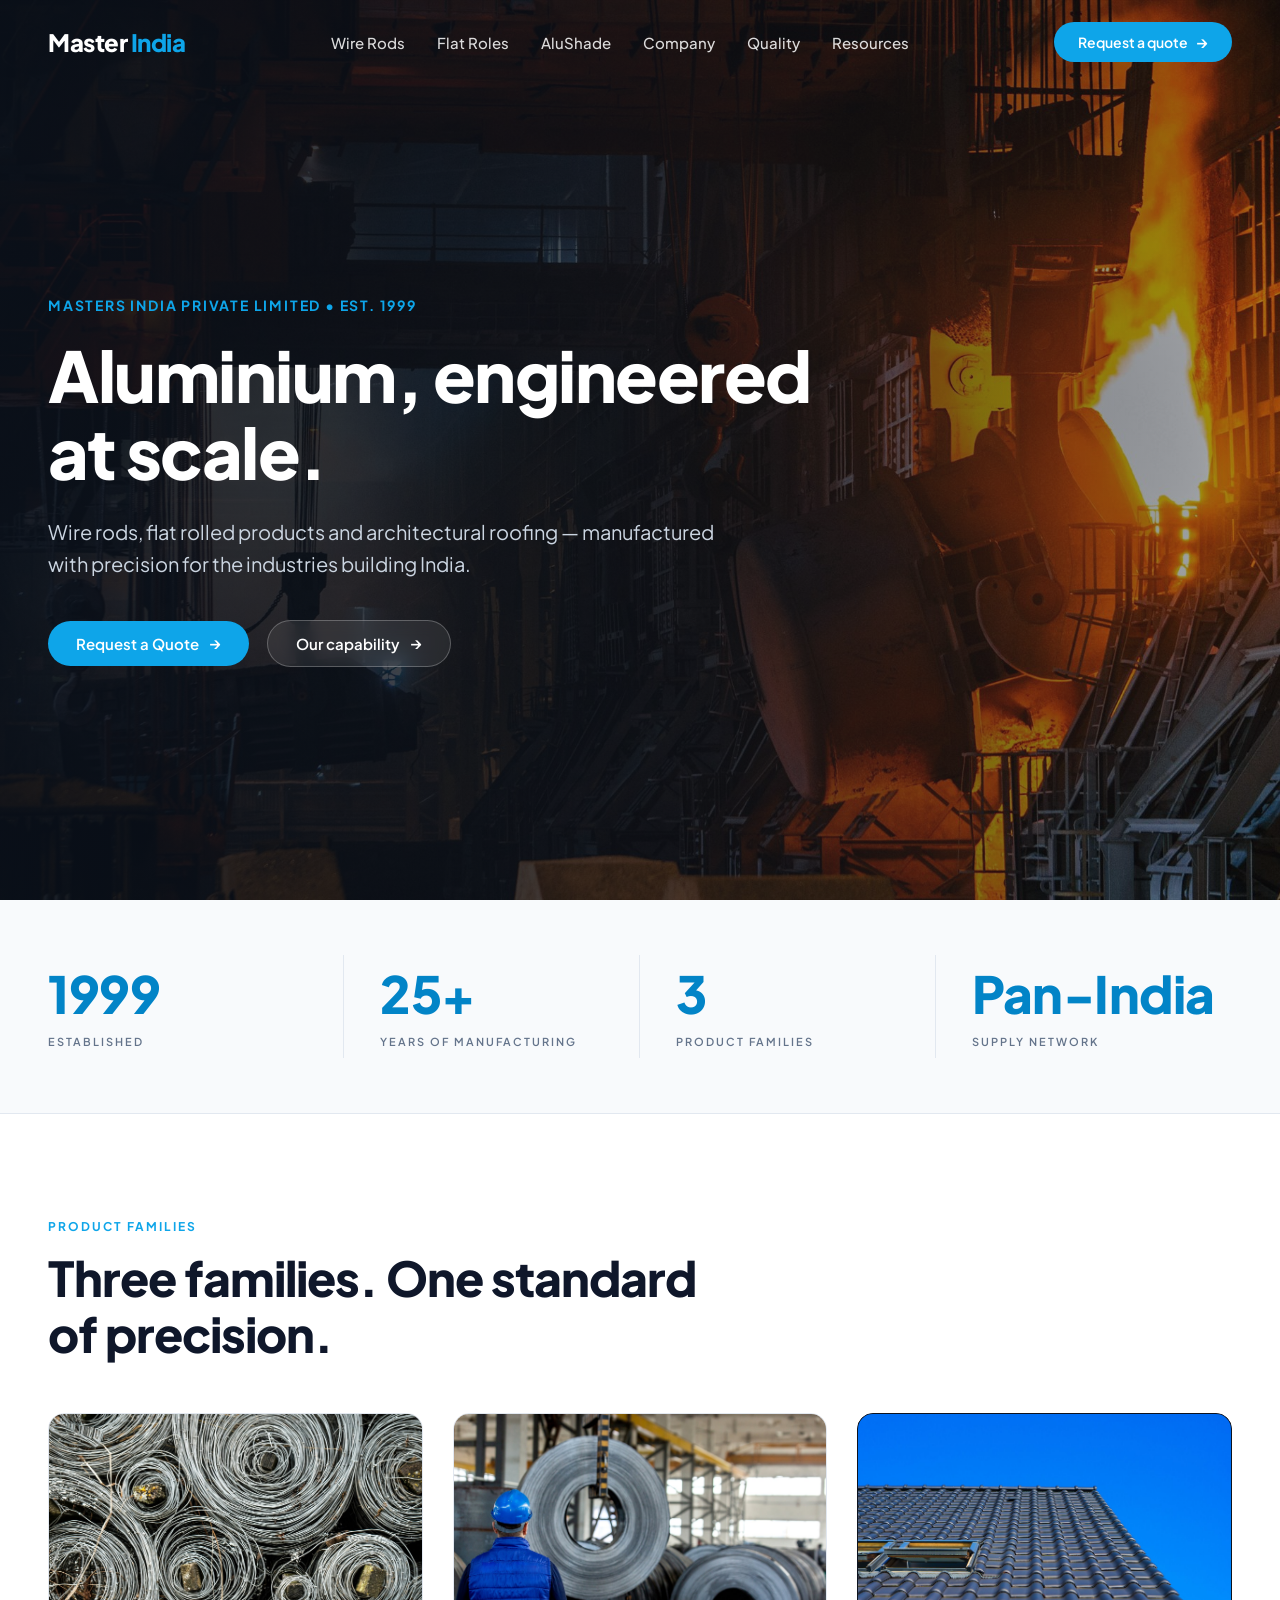
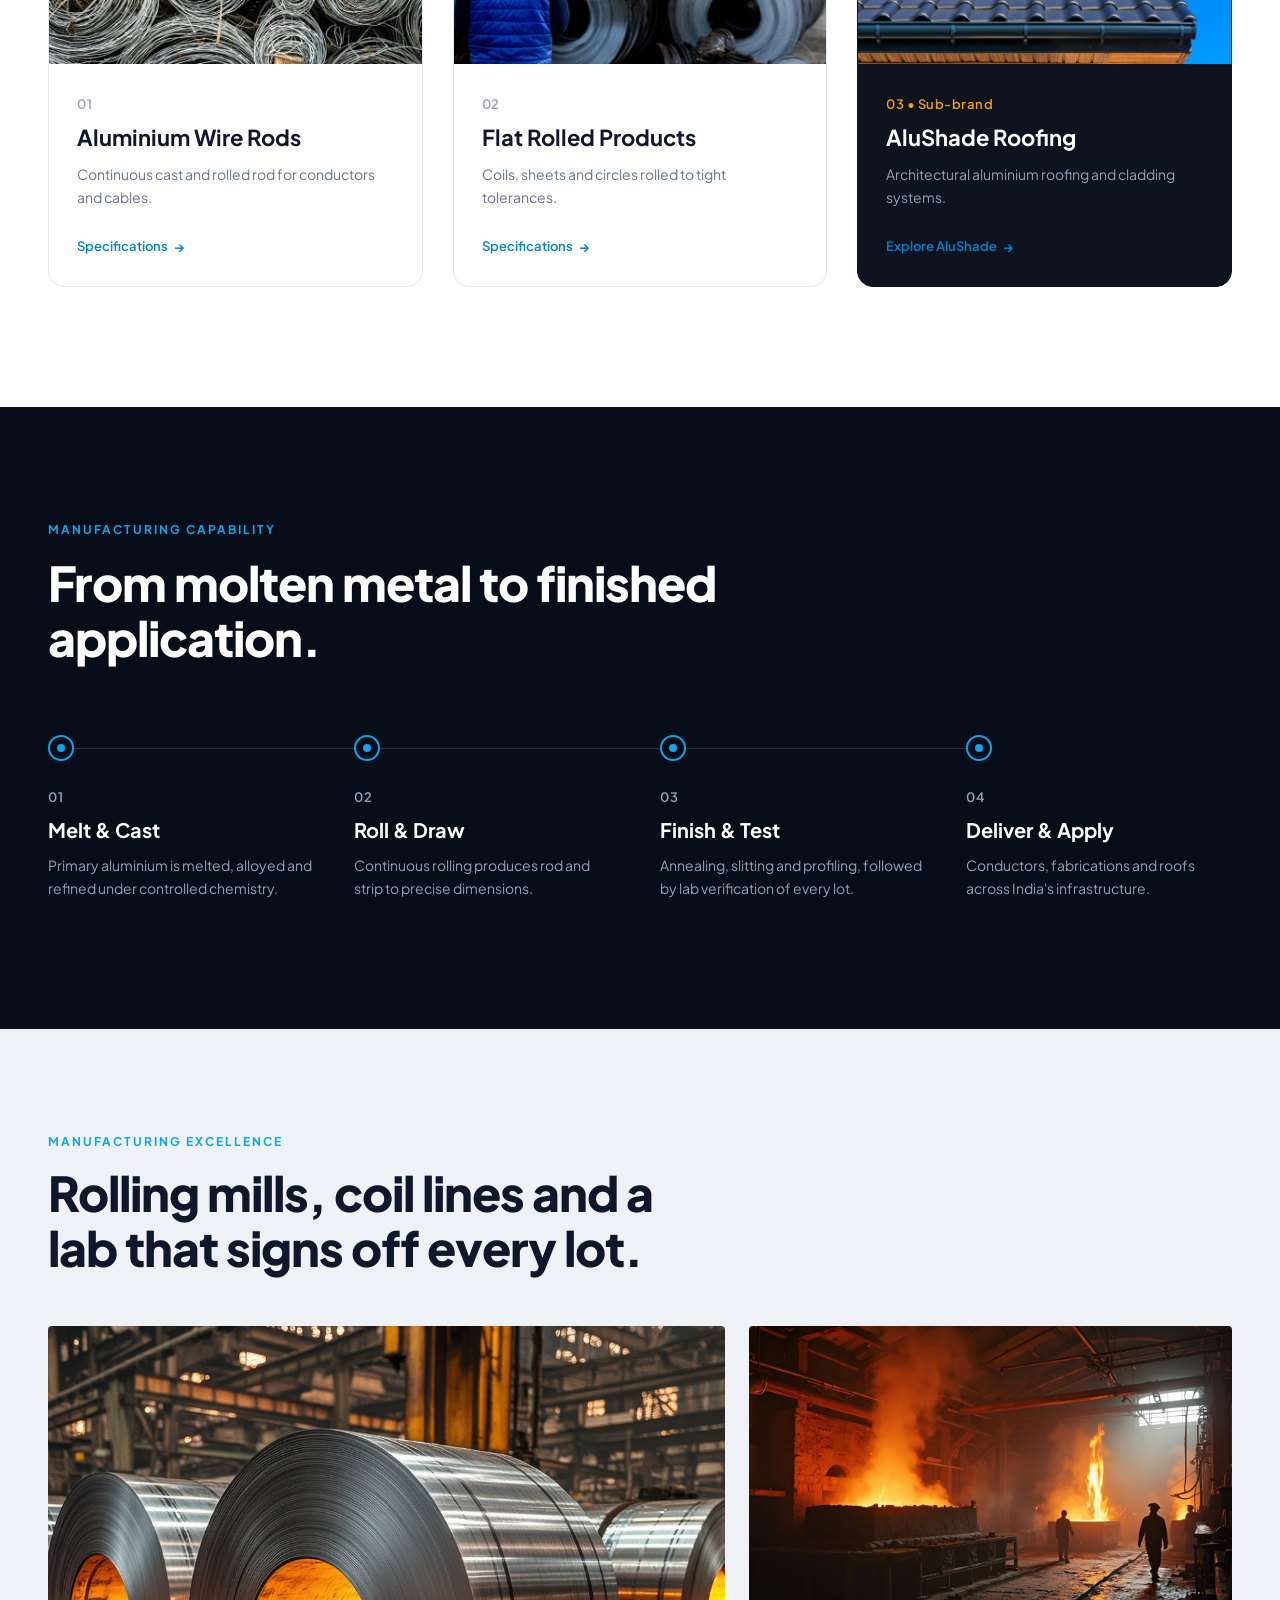
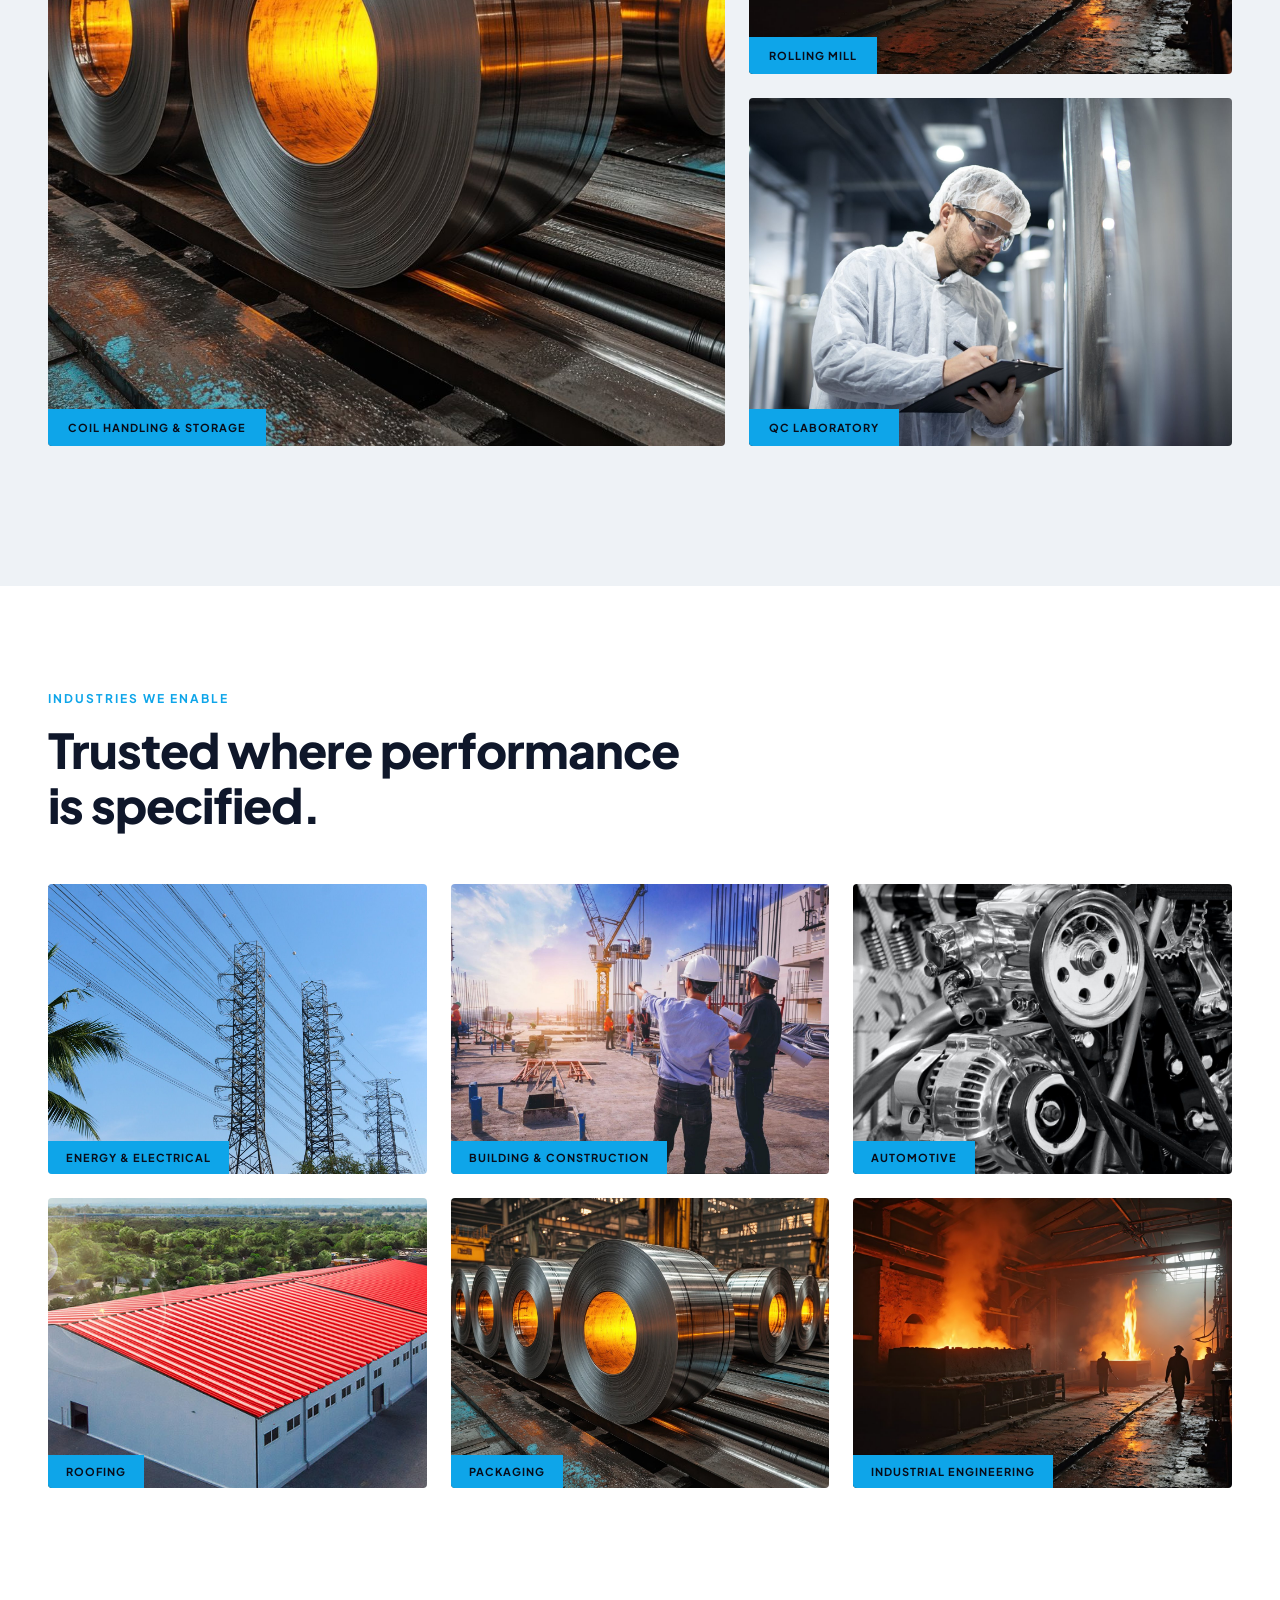
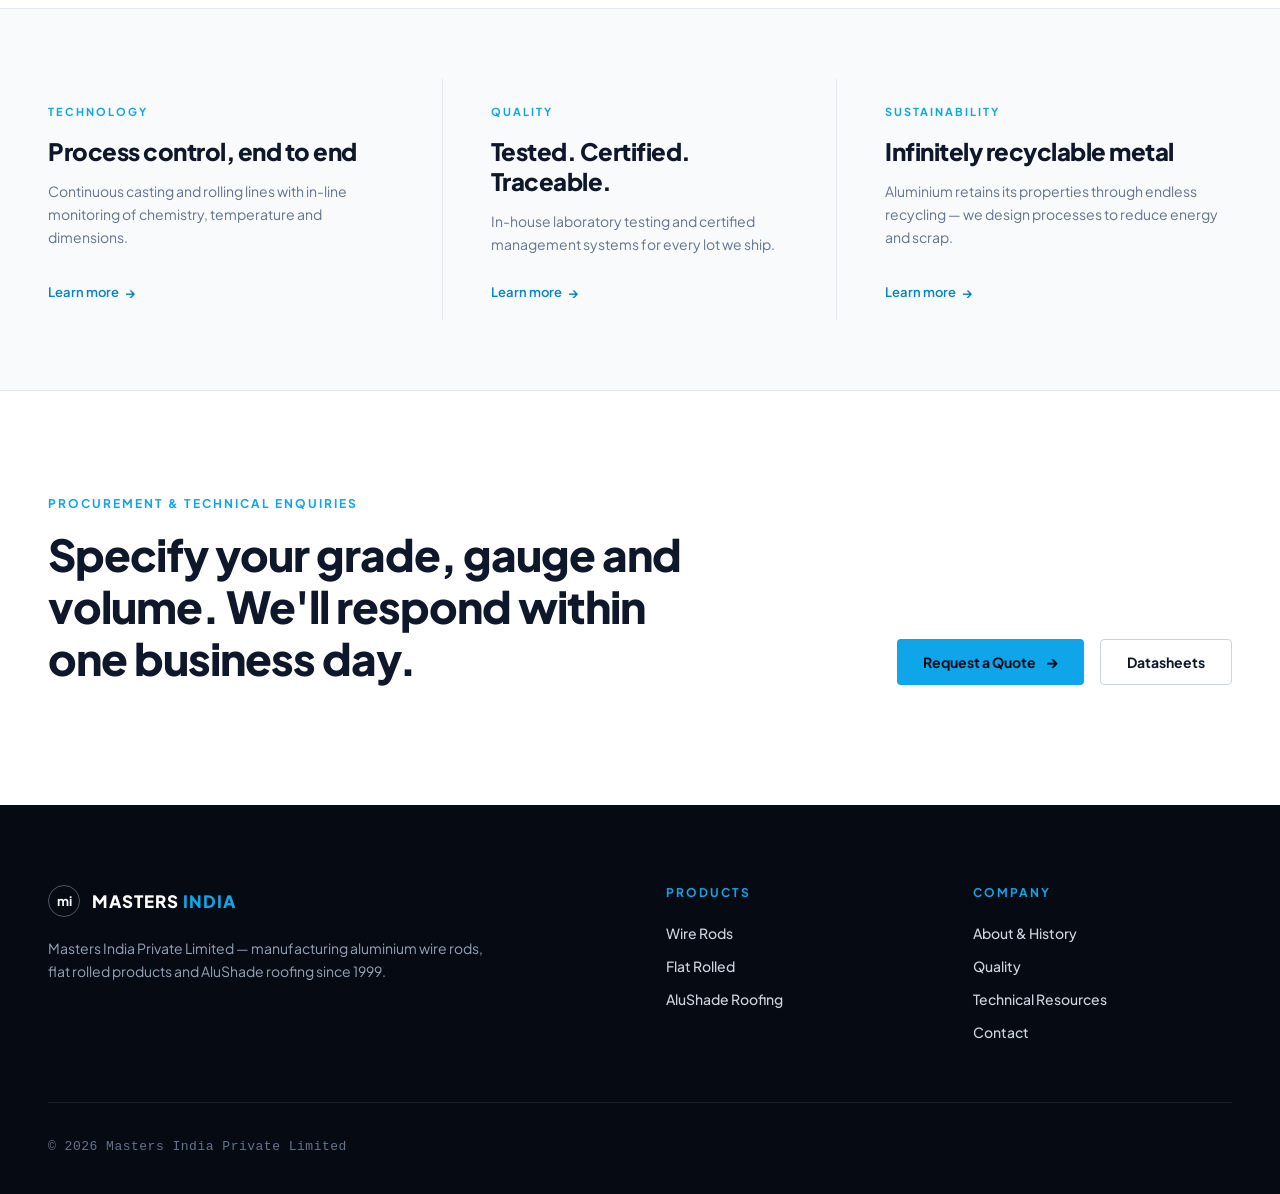
<file: index.html>
<!DOCTYPE html>
<html lang="en">
<head>
    <meta charset="UTF-8">
    <meta name="viewport" content="width=device-width, initial-scale=1.0">
    <title>Master India | Aluminium Manufacturing Excellence</title>
    <!-- Google Font -->
    <link rel="preconnect" href="https://fonts.googleapis.com">
    <link rel="preconnect" href="https://fonts.gstatic.com" crossorigin>
    <link href="https://fonts.googleapis.com/css2?family=Plus+Jakarta+Sans:wght@400;500;600;700;800&display=swap" rel="stylesheet">
    <!-- Smooth Scroll CSS -->
    <link rel="stylesheet" href="lenis.css">
    <!-- Link to CSS file -->
    <link rel="stylesheet" href="riyotask.css">
</head>
<body>

    <!-- Locomotive Scroll Container -->
    <div data-scroll-container id="main-container">

        <!-- Hero Section with Transparent Navbar -->
        <section class="hero-section" id="hero" data-scroll-section>
            <!-- Main Navigation Bar -->
            <header class="navbar">
                <div class="nav-container">
                    <!-- Left Side Logo -->
                    <a href="#" class="nav-logo">
                        Master <span class="logo-highlight">India</span>
                    </a>

                    <!-- 6 Navigation Menu Items -->
                    <ul class="nav-menu">
                        <li class="nav-item"><a href="#wire-rods" class="nav-link">Wire Rods</a></li>
                        <li class="nav-item"><a href="#flat-roles" class="nav-link">Flat Roles</a></li>
                        <li class="nav-item"><a href="#alushade" class="nav-link">AluShade</a></li>
                        <li class="nav-item"><a href="#company" class="nav-link">Company</a></li>
                        <li class="nav-item"><a href="#quality" class="nav-link">Quality</a></li>
                        <li class="nav-item"><a href="#resources" class="nav-link">Resources</a></li>
                    </ul>

                    <!-- Right Side Quote Button & Mobile Menu Toggle -->
                    <div class="nav-action">
                        <a href="#enquiries" class="quote-btn">
                            <span class="btn-text">Request a quote</span>
                            <span class="btn-arrow">&rarr;</span>
                        </a>
                        <button class="mobile-toggle-btn" id="mobileToggle" aria-label="Toggle navigation menu" type="button">
                            <span class="hamburger-bar"></span>
                            <span class="hamburger-bar"></span>
                            <span class="hamburger-bar"></span>
                        </button>
                    </div>
                </div>

                <!-- Mobile Navigation Dropdown/Drawer -->
                <div class="mobile-nav-menu" id="mobileNavMenu">
                    <ul class="mobile-nav-list">
                        <li><a href="#wire-rods" class="mobile-nav-item">Wire Rods</a></li>
                        <li><a href="#flat-roles" class="mobile-nav-item">Flat Roles</a></li>
                        <li><a href="#alushade" class="mobile-nav-item">AluShade</a></li>
                        <li><a href="#hero" class="mobile-nav-item">Company</a></li>
                        <li><a href="#technology-quality" class="mobile-nav-item">Quality</a></li>
                        <li><a href="#capability" class="mobile-nav-item">Resources</a></li>
                    </ul>
                    <div class="mobile-nav-footer">
                        <a href="#enquiries" class="mobile-quote-btn">
                            <span class="btn-text">Request a quote</span>
                            <span class="btn-arrow">&rarr;</span>
                        </a>
                    </div>
                </div>
            </header>

            <div class="hero-container">
                <div class="hero-content">
                    <span class="hero-tagline">Masters India Private Limited &bull; Est. 1999</span>
                    <h1 class="hero-title">Aluminium, engineered<br>at scale.</h1>
                    <p class="hero-description">
                        Wire rods, flat rolled products and architectural roofing &mdash; manufactured with precision for the industries building India.
                    </p>
                    <div class="hero-buttons">
                        <a href="#enquiries" class="hero-btn-primary">
                            <span class="btn-text">Request a Quote</span>
                            <span class="btn-arrow">&rarr;</span>
                        </a>
                        <a href="#capability" class="hero-btn-secondary">
                            <span class="btn-text">Our capability</span>
                            <span class="btn-arrow">&rarr;</span>
                        </a>
                    </div>
                </div>
            </div>
        </section>

        <!-- Stats / Highlights Section -->
        <section class="stats-section" id="stats" data-scroll-section>
            <div class="stats-container">
                <div class="stat-item">
                    <h3 class="stat-number">1999</h3>
                    <p class="stat-label">ESTABLISHED</p>
                </div>
                <div class="stat-item">
                    <h3 class="stat-number">25+</h3>
                    <p class="stat-label">YEARS OF MANUFACTURING</p>
                </div>
                <div class="stat-item">
                    <h3 class="stat-number">3</h3>
                    <p class="stat-label">PRODUCT FAMILIES</p>
                </div>
                <div class="stat-item">
                    <h3 class="stat-number">Pan-India</h3>
                    <p class="stat-label">SUPPLY NETWORK</p>
                </div>
            </div>
        </section>

        <!-- Product Families Section -->
        <section class="products-section" id="product-families" data-scroll-section>
            <div class="products-container">
                <!-- Section Header -->
                <div class="products-header">
                    <span class="products-tagline">PRODUCT FAMILIES</span>
                    <h2 class="products-title">Three families. One standard<br>of precision.</h2>
                </div>

                <!-- Products 3-Card Grid -->
                <div class="products-grid">
                    <!-- Card 1: Aluminium Wire Rods -->
                    <div class="product-card" id="wire-rods">
                        <div class="product-image-box">
                            <img src="wire%20rods.jpg" alt="Aluminium Wire Rods" class="product-image" loading="lazy" decoding="async">
                        </div>
                        <div class="product-body">
                            <span class="product-number">01</span>
                            <h3 class="product-heading">Aluminium Wire Rods</h3>
                            <p class="product-desc">Continuous cast and rolled rod for conductors and cables.</p>
                            <a href="#enquiries" class="product-link">
                                <span>Specifications</span>
                                <span class="product-arrow">&rarr;</span>
                            </a>
                        </div>
                    </div>

                    <!-- Card 2: Flat Rolled Products -->
                    <div class="product-card" id="flat-roles">
                        <div class="product-image-box">
                            <img src="flatrollproduct.jpg" alt="Flat Rolled Products" class="product-image" loading="lazy" decoding="async">
                        </div>
                        <div class="product-body">
                            <span class="product-number">02</span>
                            <h3 class="product-heading">Flat Rolled Products</h3>
                            <p class="product-desc">Coils, sheets and circles rolled to tight tolerances.</p>
                            <a href="#enquiries" class="product-link">
                                <span>Specifications</span>
                                <span class="product-arrow">&rarr;</span>
                            </a>
                        </div>
                    </div>

                    <!-- Card 3: AluShade Roofing (Dark Theme Card) -->
                    <div class="product-card product-card-dark" id="alushade">
                        <div class="product-image-box">
                            <img src="alushaderoofing.jpg" alt="AluShade Roofing" class="product-image" loading="lazy" decoding="async">
                        </div>
                        <div class="product-body">
                            <span class="product-number product-badge-amber">03 &bull; Sub-brand</span>
                            <h3 class="product-heading">AluShade Roofing</h3>
                            <p class="product-desc">Architectural aluminium roofing and cladding systems.</p>
                            <a href="#enquiries" class="product-link product-link-amber">
                                <span>Explore AluShade</span>
                                <span class="product-arrow">&rarr;</span>
                            </a>
                        </div>
                    </div>
                </div>
            </div>
        </section>

        <!-- Manufacturing Capability Section -->
        <section class="capability-section" id="capability" data-scroll-section>
            <div class="capability-container">
                <!-- Section Header -->
                <div class="capability-header">
                    <span class="capability-tagline">MANUFACTURING CAPABILITY</span>
                    <h2 class="capability-title">From molten metal to finished<br>application.</h2>
                </div>

                <!-- Process Steps Timeline -->
                <div class="capability-timeline">
                    <!-- Step 1 -->
                    <div class="step-item">
                        <div class="step-node">
                            <span class="step-dot"></span>
                        </div>
                        <span class="step-number">01</span>
                        <h3 class="step-title">Melt &amp; Cast</h3>
                        <p class="step-desc">Primary aluminium is melted, alloyed and refined under controlled chemistry.</p>
                    </div>

                    <!-- Step 2 -->
                    <div class="step-item">
                        <div class="step-node">
                            <span class="step-dot"></span>
                        </div>
                        <span class="step-number">02</span>
                        <h3 class="step-title">Roll &amp; Draw</h3>
                        <p class="step-desc">Continuous rolling produces rod and strip to precise dimensions.</p>
                    </div>

                    <!-- Step 3 -->
                    <div class="step-item">
                        <div class="step-node">
                            <span class="step-dot"></span>
                        </div>
                        <span class="step-number">03</span>
                        <h3 class="step-title">Finish &amp; Test</h3>
                        <p class="step-desc">Annealing, slitting and profiling, followed by lab verification of every lot.</p>
                    </div>

                    <!-- Step 4 -->
                    <div class="step-item">
                        <div class="step-node">
                            <span class="step-dot"></span>
                        </div>
                        <span class="step-number">04</span>
                        <h3 class="step-title">Deliver &amp; Apply</h3>
                        <p class="step-desc">Conductors, fabrications and roofs across India's infrastructure.</p>
                    </div>
                </div>
            </div>
        </section>

        <!-- Manufacturing Excellence Section -->
        <section class="excellence-section" id="excellence" data-scroll-section>
            <div class="excellence-container">
                <!-- Section Header -->
                <div class="excellence-header">
                    <span class="excellence-tagline">MANUFACTURING EXCELLENCE</span>
                    <h2 class="excellence-title">Rolling mills, coil lines and a<br>lab that signs off every lot.</h2>
                </div>

                <!-- 2-Column Gallery Grid -->
                <div class="excellence-grid">
                    <!-- Left Large Image: Coil Handling & Storage -->
                    <div class="excellence-card excellence-card-large">
                        <img src="steelstorage.jpeg" alt="Coil Handling and Storage" class="excellence-image" width="1600" height="1067">
                        <span class="excellence-badge">COIL HANDLING &amp; STORAGE</span>
                    </div>

                    <!-- Right Column: 2 Stacked Images -->
                    <div class="excellence-side">
                        <!-- Top Image: Rolling Mill -->
                        <div class="excellence-card">
                            <img src="rollingmill.jpg" alt="Rolling Mill" class="excellence-image" width="1600" height="914">
                            <span class="excellence-badge">ROLLING MILL</span>
                        </div>

                        <!-- Bottom Image: QC Laboratory -->
                        <div class="excellence-card">
                            <img src="QClab.jpg" alt="QC Laboratory" class="excellence-image" width="1600" height="1068">
                            <span class="excellence-badge">QC LABORATORY</span>
                        </div>
                    </div>
                </div>
            </div>
        </section>

        <!-- Industries We Enable Section -->
        <section class="industries-section" id="industries" data-scroll-section>
            <div class="industries-container">
                <!-- Section Header -->
                <div class="industries-header">
                    <span class="industries-tagline">INDUSTRIES WE ENABLE</span>
                    <h2 class="industries-title">Trusted where performance<br>is specified.</h2>
                </div>

                <!-- 6-Card Image Grid (3x2) -->
                <div class="industries-grid">
                    <!-- Card 1: Energy & Electrical -->
                    <div class="industry-card">
                        <img src="eneryandelectrical.jpg" alt="Energy & Electrical" class="industry-image" loading="lazy" decoding="async">
                        <span class="industry-badge">ENERGY &amp; ELECTRICAL</span>
                    </div>

                    <!-- Card 2: Building & Construction -->
                    <div class="industry-card">
                        <img src="building%20and%20construction.jpg" alt="Building & Construction" class="industry-image" loading="lazy" decoding="async">
                        <span class="industry-badge">BUILDING &amp; CONSTRUCTION</span>
                    </div>

                    <!-- Card 3: Automotive -->
                    <div class="industry-card">
                        <img src="automotive.jpeg" alt="Automotive" class="industry-image" loading="lazy" decoding="async">
                        <span class="industry-badge">AUTOMOTIVE</span>
                    </div>

                    <!-- Card 4: Roofing -->
                    <div class="industry-card">
                        <img src="roofing.jpg" alt="Roofing" class="industry-image" loading="lazy" decoding="async">
                        <span class="industry-badge">ROOFING</span>
                    </div>

                    <!-- Card 5: Packaging -->
                    <div class="industry-card">
                        <img src="steelstorage.jpeg" alt="Packaging" class="industry-image" loading="lazy" decoding="async">
                        <span class="industry-badge">PACKAGING</span>
                    </div>

                    <!-- Card 6: Industrial Engineering -->
                    <div class="industry-card">
                        <img src="rollingmill.jpg" alt="Industrial Engineering" class="industry-image" loading="lazy" decoding="async">
                        <span class="industry-badge">INDUSTRIAL ENGINEERING</span>
                    </div>
                </div>
            </div>
        </section>

        <!-- Pillars / Value Proposition Section -->
        <section class="pillars-section" id="technology-quality" data-scroll-section>
            <div class="pillars-container">
                <div class="pillars-grid">
                    <!-- Pillar 1: Technology -->
                    <div class="pillar-item">
                        <div>
                            <span class="pillar-tagline">TECHNOLOGY</span>
                            <h3 class="pillar-heading">Process control, end to end</h3>
                            <p class="pillar-desc">Continuous casting and rolling lines with in-line monitoring of chemistry, temperature and dimensions.</p>
                        </div>
                        <a href="#enquiries" class="pillar-link">
                            <span>Learn more</span>
                            <span class="pillar-arrow">&rarr;</span>
                        </a>
                    </div>

                    <!-- Pillar 2: Quality -->
                    <div class="pillar-item">
                        <div>
                            <span class="pillar-tagline">QUALITY</span>
                            <h3 class="pillar-heading">Tested. Certified. Traceable.</h3>
                            <p class="pillar-desc">In-house laboratory testing and certified management systems for every lot we ship.</p>
                        </div>
                        <a href="#enquiries" class="pillar-link">
                            <span>Learn more</span>
                            <span class="pillar-arrow">&rarr;</span>
                        </a>
                    </div>

                    <!-- Pillar 3: Sustainability -->
                    <div class="pillar-item">
                        <div>
                            <span class="pillar-tagline">SUSTAINABILITY</span>
                            <h3 class="pillar-heading">Infinitely recyclable metal</h3>
                            <p class="pillar-desc">Aluminium retains its properties through endless recycling &mdash; we design processes to reduce energy and scrap.</p>
                        </div>
                        <a href="#enquiries" class="pillar-link">
                            <span>Learn more</span>
                            <span class="pillar-arrow">&rarr;</span>
                        </a>
                    </div>
                </div>
            </div>
        </section>

        <!-- Procurement & Technical Enquiries Section -->
        <section class="enquiries-section" id="enquiries" data-scroll-section>
            <div class="enquiries-container">
                <!-- Left Content -->
                <div class="enquiries-content">
                    <span class="enquiries-tagline">PROCUREMENT &amp; TECHNICAL ENQUIRIES</span>
                    <h2 class="enquiries-title">Specify your grade, gauge and<br>volume. We'll respond within<br>one business day.</h2>
                </div>

                <!-- Right Action Buttons -->
                <div class="enquiries-actions">
                    <a href="#enquiries" class="enquiries-btn-primary">
                        <span class="btn-text">Request a Quote</span>
                        <span class="cta-arrow">&rarr;</span>
                    </a>
                    <a href="#enquiries" class="enquiries-btn-secondary">
                        <span class="btn-text">Datasheets</span>
                    </a>
                </div>
            </div>
        </section>

        <!-- Footer Section -->
        <footer class="footer-section" data-scroll-section>
            <div class="footer-container">
                <!-- Top Footer Grid -->
                <div class="footer-top">
                    <!-- Brand Column -->
                    <div class="footer-brand">
                        <a href="#" class="footer-logo">
                            <span class="footer-logo-badge">mi</span>
                            <span class="footer-logo-text">MASTERS <span class="logo-highlight">INDIA</span></span>
                        </a>
                        <p class="footer-desc">
                            Masters India Private Limited &mdash; manufacturing aluminium wire rods, flat rolled products and AluShade roofing since 1999.
                        </p>
                    </div>

                    <!-- Products Navigation -->
                    <div class="footer-nav">
                        <h4 class="footer-heading">PRODUCTS</h4>
                        <ul class="footer-links">
                            <li><a href="#wire-rods" class="footer-link">Wire Rods</a></li>
                            <li><a href="#flat-roles" class="footer-link">Flat Rolled</a></li>
                            <li><a href="#alushade" class="footer-link">AluShade Roofing</a></li>
                        </ul>
                    </div>

                    <!-- Company Navigation -->
                    <div class="footer-nav">
                        <h4 class="footer-heading">COMPANY</h4>
                        <ul class="footer-links">
                            <li><a href="#hero" class="footer-link">About &amp; History</a></li>
                            <li><a href="#technology-quality" class="footer-link">Quality</a></li>
                            <li><a href="#capability" class="footer-link">Technical Resources</a></li>
                            <li><a href="#enquiries" class="footer-link">Contact</a></li>
                        </ul>
                    </div>
                </div>

                <!-- Bottom Copyright -->
                <div class="footer-bottom">
                    <p class="footer-copyright">&copy; 2026 Masters India Private Limited</p>
                </div>
            </div>
        </footer>

    </div>

    <!-- Smooth Scroll Engine (Butter-Smooth 60/120 FPS Inertia) -->
    <script src="lenis.min.js"></script>
    <script>
        document.addEventListener('DOMContentLoaded', () => {
            // Modern, buttery-smooth momentum scroll with hardware acceleration
            const lenis = new Lenis({
                duration: 1.0,
                easing: (t) => Math.min(1, 1.001 - Math.pow(2, -10 * t)),
                orientation: 'vertical',
                gestureOrientation: 'vertical',
                smoothWheel: true,
                wheelMultiplier: 1.0,
                touchMultiplier: 1.5,
                infinite: false,
            });

            function raf(time) {
                lenis.raf(time);
                requestAnimationFrame(raf);
            }
            requestAnimationFrame(raf);

            // Sync scroll immediately to prevent any sliding motion on reload
            lenis.scrollTo(window.scrollY, { immediate: true });

            // Expose globally for API compatibility
            window.scroll = lenis;
            window.locomotiveScroll = lenis;

            // Mobile menu toggle logic
            const mobileToggle = document.getElementById('mobileToggle');
            const mobileNavMenu = document.getElementById('mobileNavMenu');

            function toggleMenu() {
                if (!mobileNavMenu || !mobileToggle) return;
                const isOpen = mobileNavMenu.classList.toggle('is-open');
                mobileToggle.classList.toggle('is-active', isOpen);
                mobileToggle.setAttribute('aria-expanded', isOpen ? 'true' : 'false');
            }

            if (mobileToggle) {
                mobileToggle.addEventListener('click', toggleMenu);
            }

            // Smooth internal anchor link navigation
            document.querySelectorAll('a[href^="#"]').forEach(anchor => {
                anchor.addEventListener('click', function (e) {
                    const targetId = this.getAttribute('href');
                    if (targetId && targetId !== '#') {
                        const targetElem = document.querySelector(targetId);
                        if (targetElem) {
                            e.preventDefault();
                            lenis.scrollTo(targetElem, {
                                offset: -24,
                                duration: 1.1
                            });

                            // If mobile menu open, close it cleanly
                            if (mobileNavMenu && mobileNavMenu.classList.contains('is-open')) {
                                toggleMenu();
                            }
                        }
                    }
                });
            });
        });
    </script>
</body>
</html>
</file>
<file: lenis.css>
html.lenis,html.lenis body{height:auto}.lenis.lenis-smooth{scroll-behavior:auto!important}.lenis.lenis-smooth [data-lenis-prevent]{overscroll-behavior:contain}.lenis.lenis-stopped{overflow:clip}.lenis.lenis-smooth iframe{pointer-events:none}
</file>
<file: riyotask.css>
/* Basic Reset & Performance Setup */
:root {
    --sky-blue: #0ea5e9;
    --container-pad: 48px;
}

*,
*::before,
*::after {
    margin: 0;
    padding: 0;
    box-sizing: border-box;
}

html {
    -webkit-font-smoothing: antialiased;
    -moz-osx-font-smoothing: grayscale;
    text-rendering: optimizeLegibility;
    scrollbar-width: thin;
    scrollbar-color: var(--sky-blue) #080d1a;
}

body {
    font-family: 'Plus Jakarta Sans', sans-serif;
    background-color: #0b1120;
    color: #f8fafc;
    overflow-x: hidden;
}

img {
    max-width: 100%;
    display: block;
}

/* Smooth Scroll & Custom Scrollbar */
html.lenis,
html.lenis body {
    height: auto;
}

.lenis.lenis-smooth {
    scroll-behavior: auto !important;
}

.lenis.lenis-smooth [data-lenis-prevent] {
    overscroll-behavior: contain;
}

.lenis.lenis-stopped {
    overflow: clip;
}

.lenis.lenis-smooth iframe {
    pointer-events: none;
}

::-webkit-scrollbar {
    width: 8px;
}

::-webkit-scrollbar-track {
    background: #080d1a;
}

::-webkit-scrollbar-thumb {
    background: var(--sky-blue);
    border-radius: 4px;
}

::-webkit-scrollbar-thumb:hover {
    background: #0284c7;
}

/* Shared Containers & Layout Utilities */
:is(.nav-container, .stats-container, .products-container, .capability-container, .excellence-container, .industries-container, .pillars-container, .enquiries-container, .footer-container) {
    width: 100%;
    padding-inline: var(--container-pad);
}

:is(.products-section, .industries-section, .enquiries-section) {
    width: 100%;
    background-color: #ffffff;
    padding: 100px 0 120px;
}

/* Shared Button Text & Arrow Transitions */
.btn-text {
    display: inline-block;
    transition: opacity 0.25s ease;
}

.btn-arrow,
.product-arrow,
.pillar-arrow,
.cta-arrow {
    display: inline-block;
    font-size: 16px;
    line-height: 1;
    transition: transform 0.25s ease;
}

.product-arrow,
.pillar-arrow {
    font-size: 14px;
}

:is(.quote-btn, .mobile-quote-btn, .hero-btn-primary, .hero-btn-secondary, .enquiries-btn-primary, .enquiries-btn-secondary):hover .btn-text {
    opacity: 0.85;
}

:is(.quote-btn, .mobile-quote-btn, .hero-btn-primary, .hero-btn-secondary, .product-link):hover :is(.btn-arrow, .product-arrow) {
    transform: translateX(5px);
}

:is(.pillar-link, .enquiries-btn-primary):hover :is(.pillar-arrow, .cta-arrow) {
    transform: translateX(4px);
}

/* Shared Section Taglines & Headings */
:is(.products-tagline, .capability-tagline, .excellence-tagline, .industries-tagline, .pillar-tagline, .enquiries-tagline) {
    display: inline-block;
    font-size: 12px;
    font-weight: 700;
    color: var(--sky-blue);
    text-transform: uppercase;
    letter-spacing: 2px;
    margin-bottom: 16px;
}

.capability-tagline,
.pillar-tagline,
.enquiries-tagline {
    margin-bottom: 18px;
}

.pillar-tagline {
    font-size: 11px;
}

:is(.products-title, .capability-title, .excellence-title, .industries-title) {
    font-size: clamp(32px, 4.2vw, 48px);
    font-weight: 800;
    color: #0f172a;
    line-height: 1.15;
    letter-spacing: -1px;
}

.capability-title {
    color: #ffffff;
}

:is(.products-header, .industries-header) {
    margin-bottom: 52px;
}

/* Shared Card Media & Badges */
:is(.product-image, .industry-image, .excellence-image) {
    width: 100%;
    height: 100%;
    object-fit: cover;
    display: block;
}

:is(.excellence-card, .industry-card) {
    position: relative;
    border-radius: 4px;
    overflow: hidden;
    background-color: #0b1120;
}

:is(.excellence-badge, .industry-badge) {
    position: absolute;
    bottom: 0;
    left: 0;
    background-color: var(--sky-blue);
    color: #080d1a;
    font-size: 11px;
    font-weight: 700;
    letter-spacing: 1px;
    text-transform: uppercase;
}

.excellence-badge {
    padding: 12px 20px;
    z-index: 10;
}

.industry-badge {
    padding: 10px 18px;
    z-index: 2;
}

/* Navbar */
.navbar {
    width: 100%;
    background-color: transparent;
    position: absolute;
    top: 0;
    left: 0;
    z-index: 1000;
}

.nav-container {
    padding-block: 22px;
    display: flex;
    justify-content: space-between;
    align-items: center;
}

.nav-logo {
    font-size: 24px;
    font-weight: 800;
    color: #ffffff;
    text-decoration: none;
    letter-spacing: -0.5px;
    white-space: nowrap;
}

.logo-highlight {
    color: var(--sky-blue);
}

.nav-menu {
    display: flex;
    align-items: center;
    list-style: none;
    gap: 32px;
}

.nav-item {
    display: inline-block;
}

.nav-link {
    text-decoration: none;
    color: rgba(255, 255, 255, 0.85);
    font-size: 15px;
    font-weight: 500;
    padding: 6px 0;
    position: relative;
    transition: color 0.25s ease;
    white-space: nowrap;
}

.nav-link:hover {
    color: var(--sky-blue);
}

.nav-link::after {
    content: '';
    position: absolute;
    bottom: 0;
    left: 0;
    width: 0;
    height: 2px;
    background-color: var(--sky-blue);
    border-radius: 2px;
    transition: width 0.25s ease;
}

.nav-link:hover::after {
    width: 100%;
}

.nav-action {
    display: flex;
    align-items: center;
    flex-shrink: 0;
}

.quote-btn {
    display: inline-flex;
    align-items: center;
    gap: 8px;
    background-color: var(--sky-blue);
    color: #ffffff;
    text-decoration: none;
    font-size: 14px;
    font-weight: 600;
    padding: 11px 24px;
    border-radius: 50px;
    cursor: pointer;
    white-space: nowrap;
}

/* Mobile Toggle & Menu */
.mobile-toggle-btn {
    display: none;
    flex-direction: column;
    justify-content: center;
    align-items: center;
    width: 38px;
    height: 38px;
    background: transparent;
    border: none;
    cursor: pointer;
    padding: 0;
    margin-left: 12px;
    z-index: 1002;
}

.hamburger-bar {
    width: 22px;
    height: 2px;
    background-color: #ffffff;
    border-radius: 2px;
    transition: transform 0.25s ease, opacity 0.25s ease;
    margin: 2.5px 0;
}

.mobile-toggle-btn.is-active .hamburger-bar:nth-child(1) {
    transform: translateY(7px) rotate(45deg);
}

.mobile-toggle-btn.is-active .hamburger-bar:nth-child(2) {
    opacity: 0;
}

.mobile-toggle-btn.is-active .hamburger-bar:nth-child(3) {
    transform: translateY(-7px) rotate(-45deg);
}

.mobile-nav-menu {
    display: none;
    width: 100%;
    background-color: rgba(8, 13, 26, 0.98);
    backdrop-filter: blur(16px);
    -webkit-backdrop-filter: blur(16px);
    border-bottom: 1px solid rgba(255, 255, 255, 0.1);
    padding: 20px 24px 28px;
    position: absolute;
    top: 100%;
    left: 0;
    z-index: 999;
    box-shadow: 0 16px 36px rgba(0, 0, 0, 0.5);
}

.mobile-nav-menu.is-open {
    display: block;
}

.mobile-nav-list {
    list-style: none;
    display: flex;
    flex-direction: column;
    gap: 14px;
    margin-bottom: 22px;
}

.mobile-nav-item {
    text-decoration: none;
    color: rgba(255, 255, 255, 0.9);
    font-size: 15px;
    font-weight: 600;
    display: block;
    padding: 8px 0;
    border-bottom: 1px solid rgba(255, 255, 255, 0.06);
    transition: color 0.2s ease, padding-left 0.2s ease;
}

.mobile-nav-item:hover,
.mobile-nav-item:active {
    color: var(--sky-blue);
    padding-left: 6px;
}

.mobile-quote-btn {
    display: inline-flex;
    align-items: center;
    justify-content: center;
    gap: 8px;
    width: 100%;
    background-color: var(--sky-blue);
    color: #ffffff;
    text-decoration: none;
    font-size: 14px;
    font-weight: 600;
    padding: 12px 20px;
    border-radius: 50px;
    cursor: pointer;
}

/* Hero Section */
.hero-section {
    position: relative;
    min-height: 100vh;
    background: linear-gradient(to right,
            rgba(10, 16, 26, 0.92) 0%,
            rgba(10, 16, 26, 0.72) 48%,
            rgba(10, 16, 26, 0.35) 100%), url('herosection.jpg') center/cover no-repeat;
    display: flex;
    align-items: center;
    padding: 140px var(--container-pad) 80px;
    width: 100%;
}

.hero-container {
    width: 100%;
}

.hero-content {
    max-width: 920px;
}

.hero-tagline {
    display: inline-block;
    font-size: 14px;
    font-weight: 700;
    color: var(--sky-blue);
    text-transform: uppercase;
    letter-spacing: 1.8px;
    margin-bottom: 22px;
}

.hero-title {
    font-size: clamp(38px, 5.5vw, 70px);
    font-weight: 800;
    color: #ffffff;
    line-height: 1.1;
    letter-spacing: -1.5px;
    margin-bottom: 26px;
}

.hero-description {
    font-size: clamp(16px, 1.8vw, 20px);
    line-height: 1.6;
    color: #cbd5e1;
    max-width: 680px;
    margin-bottom: 40px;
}

.hero-buttons {
    display: flex;
    align-items: center;
    gap: 18px;
    flex-wrap: wrap;
}

:is(.hero-btn-primary, .hero-btn-secondary) {
    display: inline-flex;
    align-items: center;
    gap: 10px;
    color: #ffffff;
    text-decoration: none;
    font-size: 15px;
    font-weight: 600;
    padding: 13px 28px;
    border-radius: 50px;
    cursor: pointer;
}

.hero-btn-primary {
    background-color: var(--sky-blue);
}

.hero-btn-secondary {
    background-color: rgba(255, 255, 255, 0.08);
    border: 1px solid rgba(255, 255, 255, 0.25);
    backdrop-filter: blur(8px);
}

/* Stats Section */
.stats-section {
    width: 100%;
    background-color: #f8fafc;
    border-bottom: 1px solid #e2e8f0;
    padding: 55px 0;
}

.stats-container {
    display: grid;
    grid-template-columns: repeat(4, 1fr);
}

.stat-item {
    padding: 10px 36px;
    border-right: 1px solid #e2e8f0;
}

.stat-item:first-child {
    padding-left: 0;
}

.stat-item:last-child {
    border-right: none;
    padding-right: 0;
}

.stat-number {
    font-size: clamp(36px, 4vw, 52px);
    font-weight: 800;
    color: #0284c7;
    line-height: 1.1;
    margin-bottom: 14px;
    letter-spacing: -0.5px;
}

.stat-label {
    font-size: 11px;
    font-weight: 600;
    color: #64748b;
    text-transform: uppercase;
    letter-spacing: 2px;
}

/* Product Families Section */
.products-grid {
    display: grid;
    grid-template-columns: repeat(3, 1fr);
    gap: 30px;
}

.product-card {
    background-color: #ffffff;
    border: 1px solid #e2e8f0;
    border-radius: 16px;
    overflow: hidden;
    display: flex;
    flex-direction: column;
    transition: transform 0.3s ease, box-shadow 0.3s ease;
}

.product-card:hover {
    box-shadow: 0 12px 32px rgba(0, 0, 0, 0.07);
}

.product-card-dark {
    background-color: #0d131f;
    border-color: #0d131f;
}

.product-card-dark:hover {
    box-shadow: 0 12px 32px rgba(0, 0, 0, 0.25);
}

.product-image-box {
    width: 100%;
    height: 250px;
    overflow: hidden;
    background-color: #f1f5f9;
}

.product-body {
    padding: 32px 28px;
    display: flex;
    flex-direction: column;
    flex-grow: 1;
}

:is(.product-number, .step-number) {
    font-size: 13px;
    font-weight: 600;
    color: #94a3b8;
    margin-bottom: 12px;
    display: block;
    letter-spacing: 0.5px;
}

.product-badge-amber,
.product-link-amber {
    color: #f59e0b;
}

.product-heading {
    font-size: 22px;
    font-weight: 700;
    color: #0f172a;
    margin-bottom: 12px;
    line-height: 1.25;
}

.product-card-dark .product-heading {
    color: #ffffff;
}

.product-desc {
    font-size: 14px;
    line-height: 1.6;
    color: #64748b;
    margin-bottom: 30px;
    flex-grow: 1;
}

.product-card-dark .product-desc {
    color: #94a3b8;
}

:is(.product-link, .pillar-link) {
    display: inline-flex;
    align-items: center;
    gap: 6px;
    text-decoration: none;
    font-size: 13px;
    font-weight: 600;
    color: #0284c7;
    margin-top: auto;
}

/* Manufacturing Capability Section */
.capability-section {
    width: 100%;
    background-color: #080d1a;
    padding: 110px 0 130px;
    color: #ffffff;
}

.capability-header {
    margin-bottom: 70px;
}

.capability-timeline {
    position: relative;
    display: grid;
    grid-template-columns: repeat(4, 1fr);
    gap: 40px;
}

.step-item {
    position: relative;
    display: flex;
    flex-direction: column;
}

.step-item:not(:last-child)::before {
    content: '';
    position: absolute;
    top: 13px;
    left: 26px;
    right: -40px;
    height: 1px;
    background-color: rgba(255, 255, 255, 0.15);
    z-index: 1;
}

.step-node {
    width: 26px;
    height: 26px;
    border-radius: 50%;
    border: 2px solid var(--sky-blue);
    background-color: #080d1a;
    display: flex;
    align-items: center;
    justify-content: center;
    position: relative;
    z-index: 2;
    margin-bottom: 28px;
}

.step-dot {
    width: 8px;
    height: 8px;
    border-radius: 50%;
    background-color: var(--sky-blue);
}

.step-title {
    font-size: 20px;
    font-weight: 700;
    color: #ffffff;
    margin-bottom: 12px;
    line-height: 1.25;
}

.step-desc {
    font-size: 14px;
    line-height: 1.6;
    color: #94a3b8;
}

/* Manufacturing Excellence Section */
.excellence-section {
    width: 100%;
    background-color: #eef2f6;
    padding: 100px 0 140px;
}

.excellence-header {
    margin-bottom: 50px;
}

.excellence-grid {
    display: grid;
    grid-template-columns: 1.4fr 1fr;
    gap: 24px;
    height: 720px;
    min-height: 720px;
}

.excellence-card {
    min-height: 0;
    min-width: 0;
    height: 100%;
    transform: none !important;
}

.excellence-card-large {
    height: 100%;
}

.excellence-side {
    display: grid;
    grid-template-rows: repeat(2, minmax(0, 1fr));
    gap: 24px;
    height: 100%;
    min-height: 0;
}

.excellence-image {
    object-position: center;
    user-select: none;
    -webkit-user-drag: none;
    transform: none !important;
}

/* Industries We Enable Section */
.industries-grid {
    display: grid;
    grid-template-columns: repeat(3, 1fr);
    gap: 24px;
}

.industry-card {
    height: 290px;
}

/* Pillars / Value Proposition Section */
.pillars-section {
    width: 100%;
    background-color: #f8fafc;
    border-top: 1px solid #e2e8f0;
    border-bottom: 1px solid #e2e8f0;
    padding: 70px 0;
}

.pillars-grid {
    display: grid;
    grid-template-columns: repeat(3, 1fr);
}

.pillar-item {
    padding: 20px 48px;
    border-right: 1px solid #e2e8f0;
    display: flex;
    flex-direction: column;
    justify-content: space-between;
}

.pillar-item:first-child {
    padding-left: 0;
}

.pillar-item:last-child {
    border-right: none;
    padding-right: 0;
}

.pillar-heading {
    font-size: 24px;
    font-weight: 800;
    color: #0f172a;
    line-height: 1.25;
    letter-spacing: -0.5px;
    margin-bottom: 14px;
}

.pillar-desc {
    font-size: 14px;
    line-height: 1.65;
    color: #64748b;
    margin-bottom: 28px;
}

/* Procurement & Technical Enquiries Section */
.enquiries-container {
    display: flex;
    justify-content: space-between;
    align-items: flex-end;
    gap: 40px;
}

.enquiries-content {
    max-width: 820px;
}

.enquiries-title {
    font-size: clamp(30px, 3.8vw, 44px);
    font-weight: 800;
    color: #0f172a;
    line-height: 1.18;
    letter-spacing: -1px;
}

.enquiries-actions {
    display: flex;
    align-items: center;
    gap: 16px;
    flex-shrink: 0;
}

:is(.enquiries-btn-primary, .enquiries-btn-secondary) {
    display: inline-flex;
    align-items: center;
    text-decoration: none;
    font-size: 14px;
    font-weight: 700;
    border-radius: 4px;
    cursor: pointer;
    white-space: nowrap;
}

.enquiries-btn-primary {
    gap: 10px;
    background-color: var(--sky-blue);
    color: #080d1a;
    padding: 14px 26px;
}

.enquiries-btn-secondary {
    background-color: #ffffff;
    color: #0f172a;
    padding: 13px 26px;
    border: 1px solid #cbd5e1;
}

/* Footer Section */
.footer-section {
    width: 100%;
    background-color: #060a12;
    padding: 80px 0 40px;
    color: #ffffff;
}

.footer-top {
    display: grid;
    grid-template-columns: 2.2fr 1fr 1fr;
    gap: 48px;
    padding-bottom: 60px;
    border-bottom: 1px solid rgba(255, 255, 255, 0.08);
}

.footer-brand {
    max-width: 440px;
}

.footer-logo {
    display: inline-flex;
    align-items: center;
    gap: 12px;
    text-decoration: none;
    margin-bottom: 20px;
}

.footer-logo-badge {
    display: inline-flex;
    align-items: center;
    justify-content: center;
    width: 32px;
    height: 32px;
    border-radius: 50%;
    border: 1px solid rgba(255, 255, 255, 0.3);
    color: #ffffff;
    font-size: 13px;
    font-weight: 700;
    letter-spacing: -0.5px;
}

.footer-logo-text {
    font-size: 17px;
    font-weight: 800;
    color: #ffffff;
    letter-spacing: 1px;
}

.footer-desc {
    font-size: 14px;
    line-height: 1.65;
    color: #94a3b8;
}

.footer-heading {
    font-size: 12px;
    font-weight: 700;
    color: var(--sky-blue);
    text-transform: uppercase;
    letter-spacing: 2px;
    margin-bottom: 22px;
}

.footer-links {
    list-style: none;
    display: flex;
    flex-direction: column;
    gap: 12px;
}

.footer-link {
    text-decoration: none;
    color: #cbd5e1;
    font-size: 14px;
    font-weight: 500;
    transition: color 0.2s ease;
}

.footer-link:hover {
    color: var(--sky-blue);
}

.footer-bottom {
    padding-top: 36px;
}

.footer-copyright {
    font-size: 13px;
    color: #64748b;
    font-family: 'SFMono-Regular', Consolas, 'Liberation Mono', Menlo, monospace;
    letter-spacing: 0.5px;
}

/* Responsive Design for All Screen Types */

/* 1. Laptops & Small Desktops (max-width: 1200px) */
@media (max-width: 1200px) {
    :root {
        --container-pad: 32px;
    }

    .hero-section {
        padding-inline: 32px;
    }

    .nav-menu {
        gap: 20px;
    }

    .nav-link {
        font-size: 14px;
    }

    .stat-item {
        padding: 10px 24px;
    }

    .pillar-item {
        padding: 16px 28px;
    }
}

/* 2. Tablets & Medium Screens (max-width: 960px) */
@media (max-width: 960px) {
    :root {
        --container-pad: 24px;
    }

    .nav-menu {
        gap: 16px;
    }

    .nav-link,
    .quote-btn {
        font-size: 13px;
    }

    .quote-btn {
        padding: 9px 18px;
    }

    .hero-section {
        padding: 120px 24px 70px;
        min-height: auto;
    }

    .hero-title {
        font-size: clamp(34px, 6vw, 48px);
    }

    .stats-container {
        grid-template-columns: repeat(2, 1fr);
        gap: 32px 0;
    }

    .stat-item {
        padding: 10px 20px;
    }

    .stat-item:nth-child(2) {
        border-right: none;
    }

    :is(.products-section, .excellence-section, .industries-section, .enquiries-section) {
        padding: 70px 0 80px;
    }

    .products-grid {
        grid-template-columns: 1fr;
        gap: 28px;
    }

    .product-image-box {
        height: 280px;
    }

    .capability-section {
        padding: 80px 0 90px;
    }

    .capability-header {
        margin-bottom: 50px;
    }

    .capability-timeline {
        grid-template-columns: repeat(2, 1fr);
        gap: 40px 24px;
    }

    .step-item:not(:last-child)::before {
        display: none;
    }

    .excellence-grid {
        grid-template-columns: 1fr;
        height: auto;
        min-height: auto;
        gap: 20px;
    }

    .excellence-card-large {
        height: 440px;
    }

    .excellence-side {
        grid-template-rows: auto;
        gap: 20px;
        height: auto;
    }

    .excellence-side .excellence-card {
        height: 300px;
    }

    .industries-grid {
        grid-template-columns: repeat(2, 1fr);
        gap: 20px;
    }

    .industry-card {
        height: 260px;
    }

    .pillars-section {
        padding: 50px 0;
    }

    .pillars-grid {
        grid-template-columns: 1fr;
        gap: 32px;
    }

    .pillar-item {
        padding: 0 0 24px 0;
        border-right: none;
        border-bottom: 1px solid #e2e8f0;
    }

    .pillar-item:last-child {
        border-bottom: none;
        padding-bottom: 0;
    }

    .enquiries-container {
        flex-direction: column;
        align-items: flex-start;
        gap: 32px;
    }

    .footer-section {
        padding: 60px 0 30px;
    }

    .footer-top {
        grid-template-columns: 1fr 1fr;
        gap: 40px;
        padding-bottom: 40px;
    }

    .footer-brand {
        grid-column: 1 / -1;
    }
}

/* 3. Mobile Screens & Handheld Devices (max-width: 768px) */
@media (max-width: 768px) {
    :root {
        --container-pad: 20px;
    }

    .nav-menu {
        display: none;
    }

    .mobile-toggle-btn {
        display: flex;
    }

    .nav-container {
        padding-block: 16px;
    }

    .nav-logo {
        font-size: 20px;
    }

    .quote-btn {
        padding: 8px 16px;
        font-size: 13px;
    }

    .hero-section {
        padding: 100px 20px 60px;
    }

    .hero-tagline {
        font-size: 12px;
        letter-spacing: 1.2px;
    }

    .hero-title {
        font-size: clamp(28px, 7.5vw, 40px);
        margin-bottom: 18px;
    }

    .hero-description {
        font-size: 15px;
        margin-bottom: 28px;
    }

    .hero-buttons {
        gap: 12px;
        width: 100%;
    }

    :is(.hero-btn-primary, .hero-btn-secondary) {
        padding: 11px 22px;
        font-size: 14px;
    }

    .stat-number {
        font-size: 34px;
    }

    .stat-label {
        font-size: 10px;
    }

    .excellence-card-large {
        height: 320px;
    }

    .excellence-side .excellence-card {
        height: 220px;
    }

    .industries-grid {
        grid-template-columns: 1fr;
        gap: 16px;
    }

    .industry-card {
        height: 220px;
    }

    .enquiries-actions {
        width: 100%;
        flex-direction: column;
        align-items: stretch;
    }

    :is(.enquiries-btn-primary, .enquiries-btn-secondary) {
        justify-content: center;
        text-align: center;
    }
}

/* 4. Small Mobile Devices (max-width: 480px) */
@media (max-width: 480px) {
    :root {
        --container-pad: 16px;
    }

    .nav-container {
        padding-block: 14px;
    }

    .nav-action .quote-btn {
        display: none;
    }

    .hero-section {
        padding: 85px 16px 50px;
    }

    .hero-buttons {
        flex-direction: column;
        align-items: stretch;
    }

    :is(.hero-btn-primary, .hero-btn-secondary) {
        justify-content: center;
        text-align: center;
        width: 100%;
    }

    .stats-container {
        grid-template-columns: 1fr;
        gap: 20px;
    }

    .stat-item {
        padding: 0 0 16px 0;
        border-right: none;
        border-bottom: 1px solid #e2e8f0;
    }

    .stat-item:last-child {
        border-bottom: none;
    }

    .product-image-box {
        height: 220px;
    }

    .product-body {
        padding: 24px 20px;
    }

    .capability-timeline {
        grid-template-columns: 1fr;
        gap: 28px;
    }

    .excellence-card-large {
        height: 260px;
    }

    :is(.excellence-side .excellence-card, .industry-card) {
        height: 190px;
    }

    .footer-top {
        grid-template-columns: 1fr;
        gap: 28px;
    }

    :is(.excellence-badge, .industry-badge) {
        font-size: 10px;
        padding: 8px 14px;
    }
}

/* Locomotive Scroll Customization */
.c-scrollbar {
    width: 8px;
    z-index: 9999;
}

.c-scrollbar_thumb {
    background-color: var(--sky-blue);
    opacity: 0.7;
    border-radius: 10px;
}

.c-scrollbar:hover .c-scrollbar_thumb {
    opacity: 1;
}
</file>
